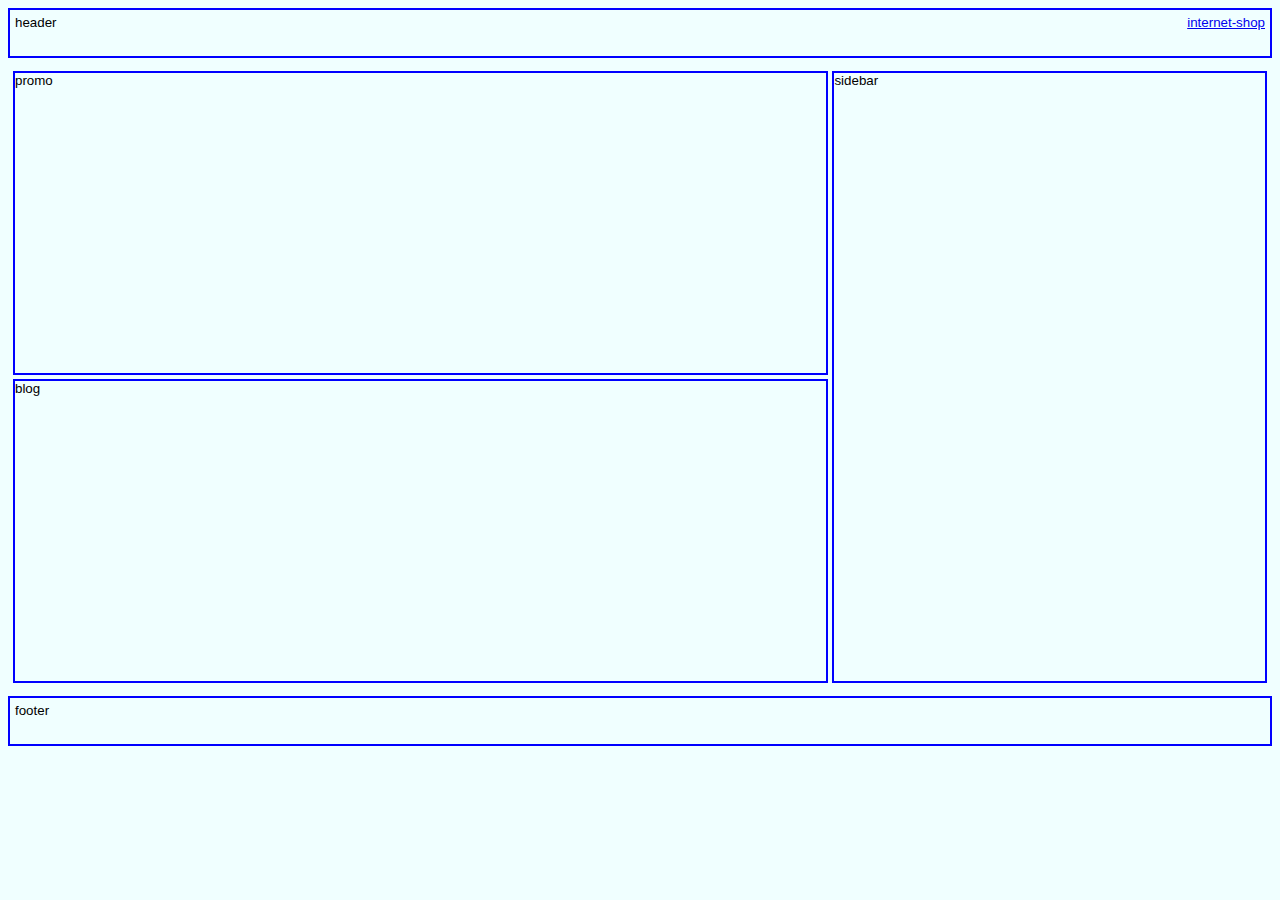
<file: lessons/index.html>
<!DOCTYPE html>
<html lang="en">
<head>
    <meta charset="UTF-8">
    <link rel="stylesheet" href="styles/main.css" type="text/css">
    <meta name="viewport" content="width=device-width, initial-scale=1.0">
    <title>Document</title>
</head>
<body class = "index-grid">
    <header>header <a href="pages/internet-shop.html">internet-shop</a></header>
    <main class = "grid-container">
        <div class="promo">promo</div>
        <div class="blog">blog</div>
        <div class="sidebar">sidebar</div>
    </main>
    <footer>footer</footer>
</body>
</html>
</file>
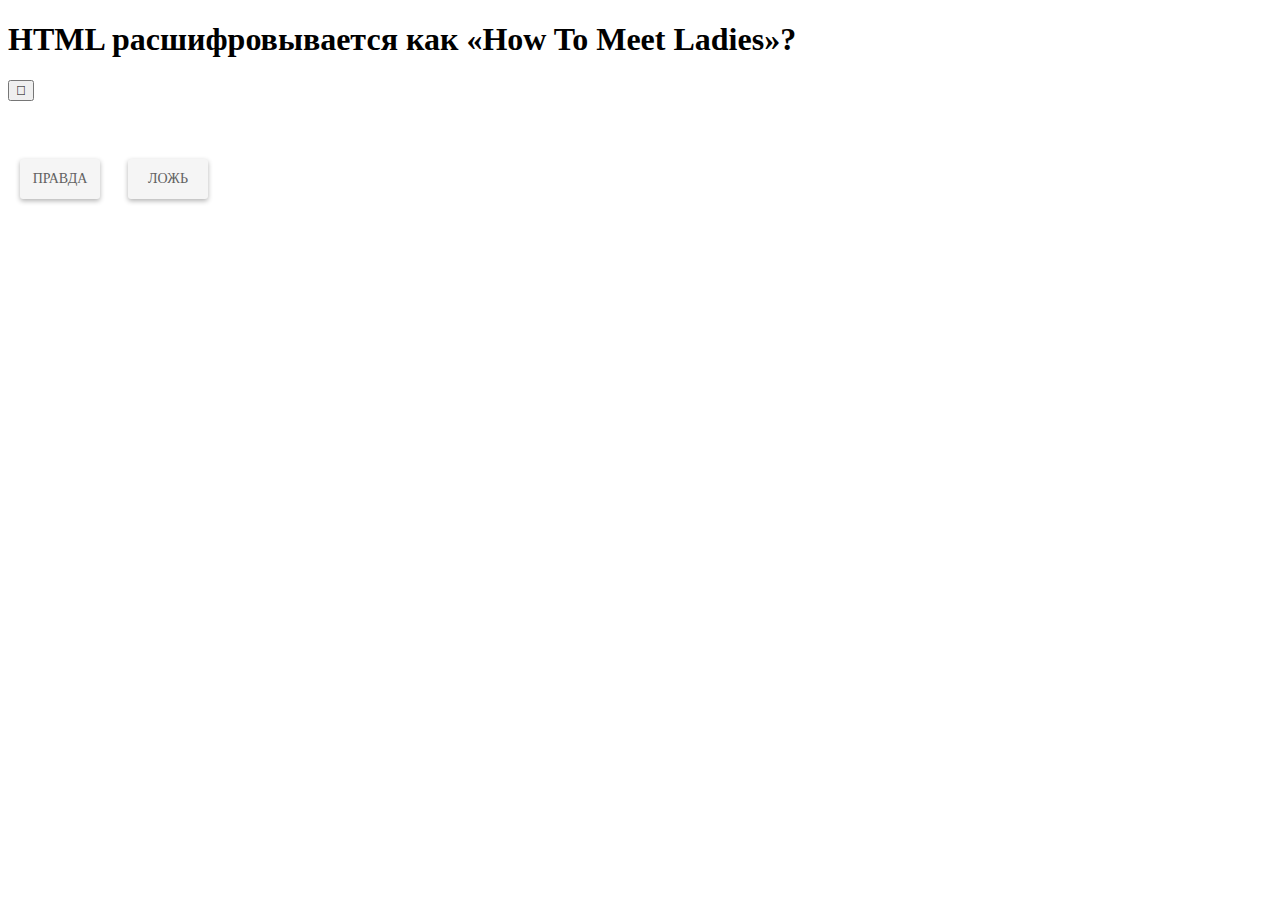
<file: markup/animation/index.html>
<!DOCTYPE html>
<html lang="ru">
  <head>
    <title>"Бумажные" кнопки</title>
    <meta charset="utf-8">
    <link rel="stylesheet" href="styles/index.css">
  </head>
  <body class="blue-theme">
    <section class="card">
      <h1 class="question"><span>HTML расшифровывается как «How To Meet Ladies»?</span></h1>
      <form class="answers" action="localhost" method="post">
        <button class="fab" type="submit">&#58882;</button>
        <div class="yes-no-selector">
          <div class="paper-btn paper-btn-true">
            <input type="radio" name="answer" id="yes-answer">
            <label for="yes-answer">Правда</label>
          </div>
          <div class="paper-btn paper-btn-false">
            <input type="radio" name="answer" id="no-answer">
            <label for="no-answer">Ложь</label>
          </div>
        </div>
      </form>
    </section>
  </body>
</html>
</file>
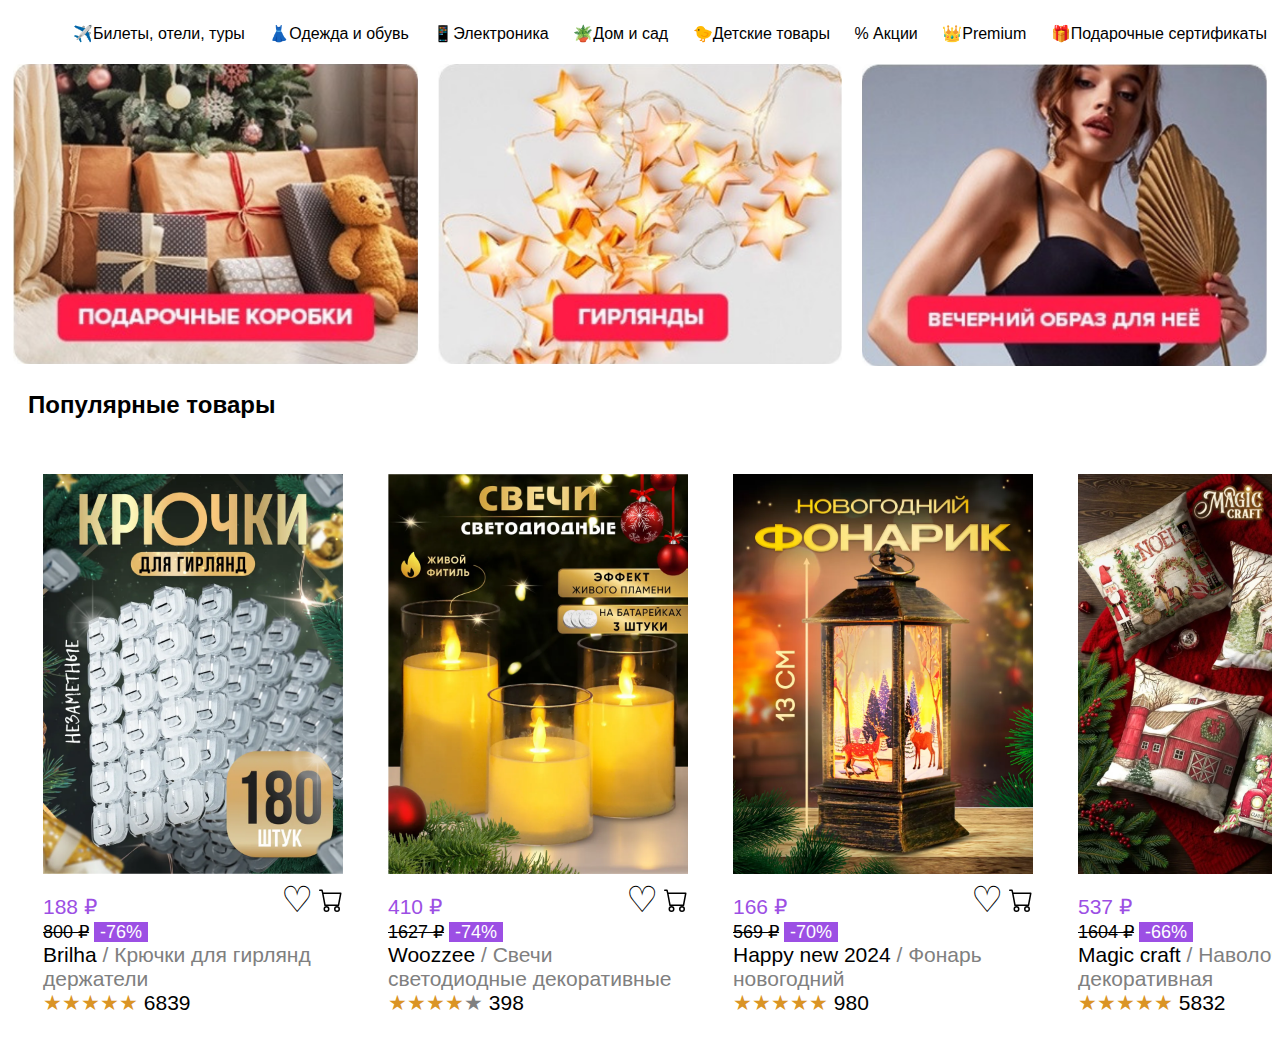
<file: markup/media/index.html>
<!DOCTYPE html>
<html lang="en">
<head>
    <meta charset="UTF-8">
    <meta name="viewport" content="width=device-width, initial-scale=1.0">
    <link rel="stylesheet" href="styles/main.css" type="text/css">
    <title>Document</title>
</head>
<body>
    <header>
        <nav>
            <input type="checkbox" id="ham-check" />
                <label for="ham-check" class="ham-button">
                    <span></span>
                </label>
                <ul class="header-links">
                    <li emoji = '✈️'>Билеты, отели, туры</li>
                    <li emoji = '👗'>Одежда и обувь</li>
                    <li emoji = '📱'>Электроника</li>
                    <li emoji = '🪴'>Дом и сад</li>
                    <li emoji = '🐤'>Детские товары</li>
                    <li emoji = '% '>Акции</li>
                    <li emoji = '👑'>Premium</li>
                    <li emoji = '🎁'>Подарочные сертификаты</li>
                </ul>
        </nav>
    </header>

    <main class="grid-container">
        <div class="grid-baner">
            <img src="images/present-boxes.png" class='baners-img'>
            <img src="images/lights.png" class='baners-img'>
            <img src="images/dresses.png" class='baners-img'>
        </div>
        <h2 class = "theme">Популярные товары</h2>
        <div class="products-container">
            <div class="card">
                <div class="image"><img src="images/1.jpg"></div>
                <div class="price-and-basket">
                    <div class="price"><p>188 &#8381;</p></div>
                    <div class="basket">
                        <span class='heart'>&#x2661;</span>
                        <svg xmlns="http://www.w3.org/2000/svg" width="24" height="24" fill="currentColor" class="bi bi-cart" viewBox="0 0 16 16">
                            <path d="M0 1.5A.5.5 0 0 1 .5 1H2a.5.5 0 0 1 .485.379L2.89 3H14.5a.5.5 0 0 1 .491.592l-1.5 8A.5.5 0 0 1 13 12H4a.5.5 0 0 1-.491-.408L2.01 3.607 1.61 2H.5a.5.5 0 0 1-.5-.5zM3.102 4l1.313 7h8.17l1.313-7H3.102zM5 12a2 2 0 1 0 0 4 2 2 0 0 0 0-4zm7 0a2 2 0 1 0 0 4 2 2 0 0 0 0-4zm-7 1a1 1 0 1 1 0 2 1 1 0 0 1 0-2zm7 0a1 1 0 1 1 0 2 1 1 0 0 1 0-2z"/>
                        </svg>
                    </div>
                </div>
                <div class="discount">
                    <span class="old-price">800 &#8381;</span> <span class="discount-value">-76%</span>
                </div>
                <div class="name">
                    <span class="maker">Brilha</span><span class="item-name"> / Крючки для гирлянд держатели</span>
                </div>
                <div class="rate"><span class="star-yellow">&starf;&starf;&starf;&starf;&starf;</span><span class="star-grey"></span> 6839</div>
            </div>

            <div class="card">
                <div class="image"><img src="images/2.jpg"></div>
                <div class="price-and-basket">
                    <div class="price"><p>410 &#8381;</p></div>
                    <div class="basket">
                        <span class='heart'>&#x2661;</span>
                        <svg xmlns="http://www.w3.org/2000/svg" width="24" height="24" fill="currentColor" class="bi bi-cart" viewBox="0 0 16 16">
                            <path d="M0 1.5A.5.5 0 0 1 .5 1H2a.5.5 0 0 1 .485.379L2.89 3H14.5a.5.5 0 0 1 .491.592l-1.5 8A.5.5 0 0 1 13 12H4a.5.5 0 0 1-.491-.408L2.01 3.607 1.61 2H.5a.5.5 0 0 1-.5-.5zM3.102 4l1.313 7h8.17l1.313-7H3.102zM5 12a2 2 0 1 0 0 4 2 2 0 0 0 0-4zm7 0a2 2 0 1 0 0 4 2 2 0 0 0 0-4zm-7 1a1 1 0 1 1 0 2 1 1 0 0 1 0-2zm7 0a1 1 0 1 1 0 2 1 1 0 0 1 0-2z"/>
                        </svg>
                    </div>
                </div>
                <div class="discount">
                    <span class="old-price">1627 &#8381;</span> <span class="discount-value">-74%</span>
                </div>
                <div class="name">
                    <span class="maker">Woozzee</span><span class="item-name"> / Свечи светодиодные декоративные</span>
                </div>
                <div class="rate"><span class="star-yellow">&starf;&starf;&starf;&starf;</span><span class="star-grey">&starf;</span> 398</div>
            </div>

            <div class="card">
                <div class="image"><img src="images/3.jpg"></div>
                <div class="price-and-basket">
                    <div class="price"><p>166 &#8381;</p></div>
                    <div class="basket">
                        <span class='heart'>&#x2661;</span>
                        <svg xmlns="http://www.w3.org/2000/svg" width="24" height="24" fill="currentColor" class="bi bi-cart" viewBox="0 0 16 16">
                            <path d="M0 1.5A.5.5 0 0 1 .5 1H2a.5.5 0 0 1 .485.379L2.89 3H14.5a.5.5 0 0 1 .491.592l-1.5 8A.5.5 0 0 1 13 12H4a.5.5 0 0 1-.491-.408L2.01 3.607 1.61 2H.5a.5.5 0 0 1-.5-.5zM3.102 4l1.313 7h8.17l1.313-7H3.102zM5 12a2 2 0 1 0 0 4 2 2 0 0 0 0-4zm7 0a2 2 0 1 0 0 4 2 2 0 0 0 0-4zm-7 1a1 1 0 1 1 0 2 1 1 0 0 1 0-2zm7 0a1 1 0 1 1 0 2 1 1 0 0 1 0-2z"/>
                        </svg>
                    </div>
                </div>
                <div class="discount">
                    <span class="old-price">569 &#8381;</span> <span class="discount-value">-70%</span>
                </div>
                <div class="name">
                    <span class="maker">Happy new 2024</span><span class="item-name"> / Фонарь новогодний</span>
                </div>
                <div class="rate"><span class="star-yellow">&starf;&starf;&starf;&starf;&starf;</span><span class="star-grey"></span> 980</div>
            </div>

            <div class="card">
                <div class="image"><img src="images/4.jpg"></div>
                <div class="price-and-basket">
                    <div class="price"><p>537 &#8381;</p></div>
                    <div class="basket">
                        <span class='heart'>&#x2661;</span>
                        <svg xmlns="http://www.w3.org/2000/svg" width="24" height="24" fill="currentColor" class="bi bi-cart" viewBox="0 0 16 16">
                            <path d="M0 1.5A.5.5 0 0 1 .5 1H2a.5.5 0 0 1 .485.379L2.89 3H14.5a.5.5 0 0 1 .491.592l-1.5 8A.5.5 0 0 1 13 12H4a.5.5 0 0 1-.491-.408L2.01 3.607 1.61 2H.5a.5.5 0 0 1-.5-.5zM3.102 4l1.313 7h8.17l1.313-7H3.102zM5 12a2 2 0 1 0 0 4 2 2 0 0 0 0-4zm7 0a2 2 0 1 0 0 4 2 2 0 0 0 0-4zm-7 1a1 1 0 1 1 0 2 1 1 0 0 1 0-2zm7 0a1 1 0 1 1 0 2 1 1 0 0 1 0-2z"/>
                        </svg>
                    </div>
                </div>
                <div class="discount">
                    <span class="old-price">1604 &#8381;</span> <span class="discount-value">-66%</span>
                </div>
                <div class="name">
                    <span class="maker">Magic craft</span><span class="item-name"> / Наволочка декоративная</span>
                </div>
                <div class="rate"><span class="star-yellow">&starf;&starf;&starf;&starf;&starf;</span><span class="star-grey"></span> 5832</div>
            </div>

            <div class="card">
                <div class="image"><img src="images/5.jpg"></div>
                <div class="price-and-basket">
                    <div class="price"><p>148 &#8381;</p></div>
                    <div class="basket">
                        <span class='heart'>&#x2661;</span>
                        <svg xmlns="http://www.w3.org/2000/svg" width="24" height="24" fill="currentColor" class="bi bi-cart" viewBox="0 0 16 16">
                            <path d="M0 1.5A.5.5 0 0 1 .5 1H2a.5.5 0 0 1 .485.379L2.89 3H14.5a.5.5 0 0 1 .491.592l-1.5 8A.5.5 0 0 1 13 12H4a.5.5 0 0 1-.491-.408L2.01 3.607 1.61 2H.5a.5.5 0 0 1-.5-.5zM3.102 4l1.313 7h8.17l1.313-7H3.102zM5 12a2 2 0 1 0 0 4 2 2 0 0 0 0-4zm7 0a2 2 0 1 0 0 4 2 2 0 0 0 0-4zm-7 1a1 1 0 1 1 0 2 1 1 0 0 1 0-2zm7 0a1 1 0 1 1 0 2 1 1 0 0 1 0-2z"/>
                        </svg>
                    </div>
                </div>
                <div class="discount">
                    <span class="old-price">472 &#8381;</span> <span class="discount-value">-67%</span>
                </div>
                <div class="name">
                    <span class="maker">ЗОЛОТАЯ СКАЗКА</span><span class="item-name"> / Наклейки интерьерные новогодние</span>
                </div>
                <div class="rate"><span class="star-yellow">&starf;&starf;&starf;</span><span class="star-grey">&starf;&starf;</span> 192</div>
            </div>
        </div>
    </main>
</body>
</html>
</file>
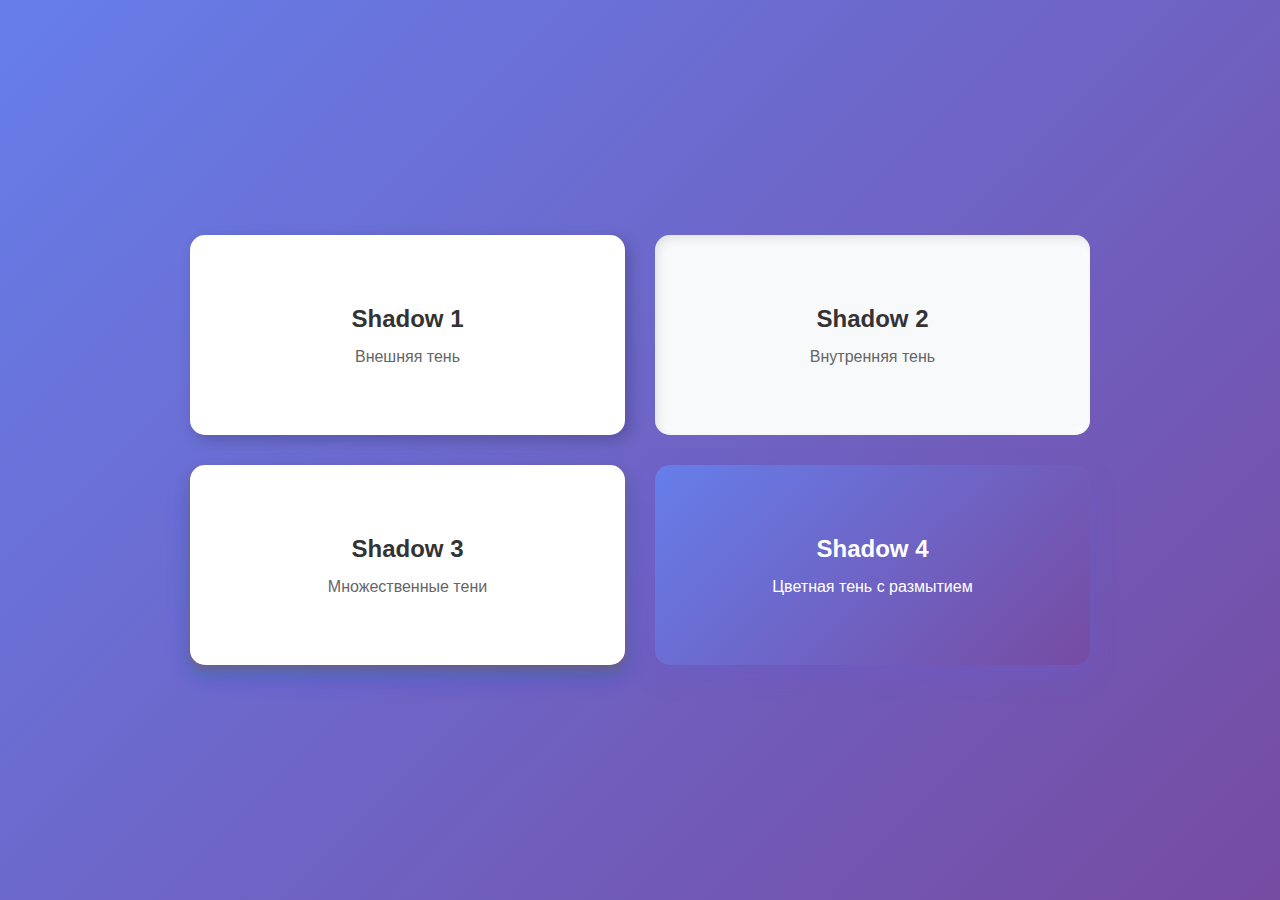
<file: markup/shadows/index.html>
<!DOCTYPE html>
<html lang="ru">
<head>
    <meta charset="UTF-8">
    <meta name="viewport" content="width=device-width, initial-scale=1.0">
    <title>Box Shadow Experiment</title>
    <link rel="stylesheet" href="styles/style.css">
</head>
<body>
    <div class="container">
        <div class="shadow-box shadow-1">
            <h3>Shadow 1</h3>
            <p>Внешняя тень</p>
        </div>
        
        <div class="shadow-box shadow-2">
            <h3>Shadow 2</h3>
            <p>Внутренняя тень</p>
        </div>
        
        <div class="shadow-box shadow-3">
            <h3>Shadow 3</h3>
            <p>Множественные тени</p>
        </div>
        
        <div class="shadow-box shadow-4">
            <h3>Shadow 4</h3>
            <p>Цветная тень с размытием</p>
        </div>
    </div>
</body>
</html>
</file>
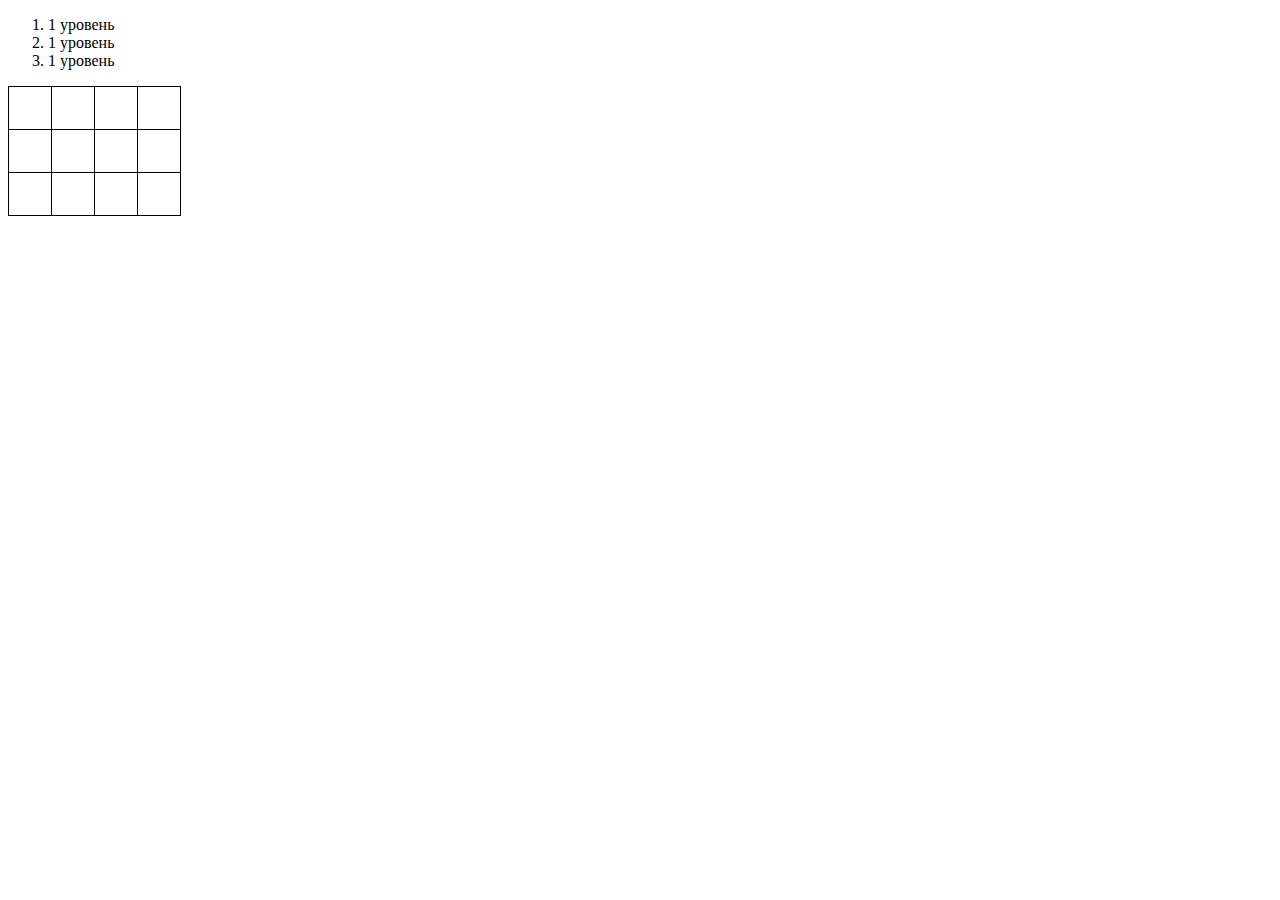
<file: lessons/markup/event/index.html>
<!DOCTYPE html>
<html lang="en">
<head>
    <meta charset="UTF-8">
    <meta name="viewport" content="width=device-width, initial-scale=1.0">
    <title>Document</title>
    <link rel="stylesheet" href="styles/index.css">
    <script src="scripts/main.js"></script>
</head>

<body>
    <div class = "first-task">
        <ol>
            <li onclick="change_visibility()">
                1 уровень
                <ul onclick="change_visibility()">
                    <li>
                    2 уровень
                        <ul>
                            <li>3 уровень</li>
                        </ul>
                    </li>
                </ul>
            </li>
            
            <li onclick="change_visibility()">
                1 уровень
                <ul onclick="change_visibility()">
                    <li>
                    2 уровень
                        <ul>
                            <li>3 уровень</li>
                        </ul>
                    </li>
                </ul>
            </li>

            <li onclick="change_visibility()">
                1 уровень
                <ul onclick="change_visibility()">
                    <li>
                    2 уровень
                        <ul>
                            <li>3 уровень</li>
                        </ul>
                    </li>
                </ul>
            </li>
        </ol>
    </div>

    <div class="second-task">
        <table>
            <tr>
                <td onclick="change_color()"></td>
                <td onclick="change_color()"></td>
                <td onclick="change_color()"></td>
                <td onclick="change_color()"></td>
            </tr>

            <tr>
                <td onclick="change_color()"></td>
                <td onclick="change_color()"></td>
                <td onclick="change_color()"></td>
                <td onclick="change_color()"></td>
            </tr>

            <tr>
                <td onclick="change_color()"></td>
                <td onclick="change_color()"></td>
                <td onclick="change_color()"></td>
                <td onclick="change_color()"></td>
            </tr>
        </table>
    </div>
</body>
</html>
</file>
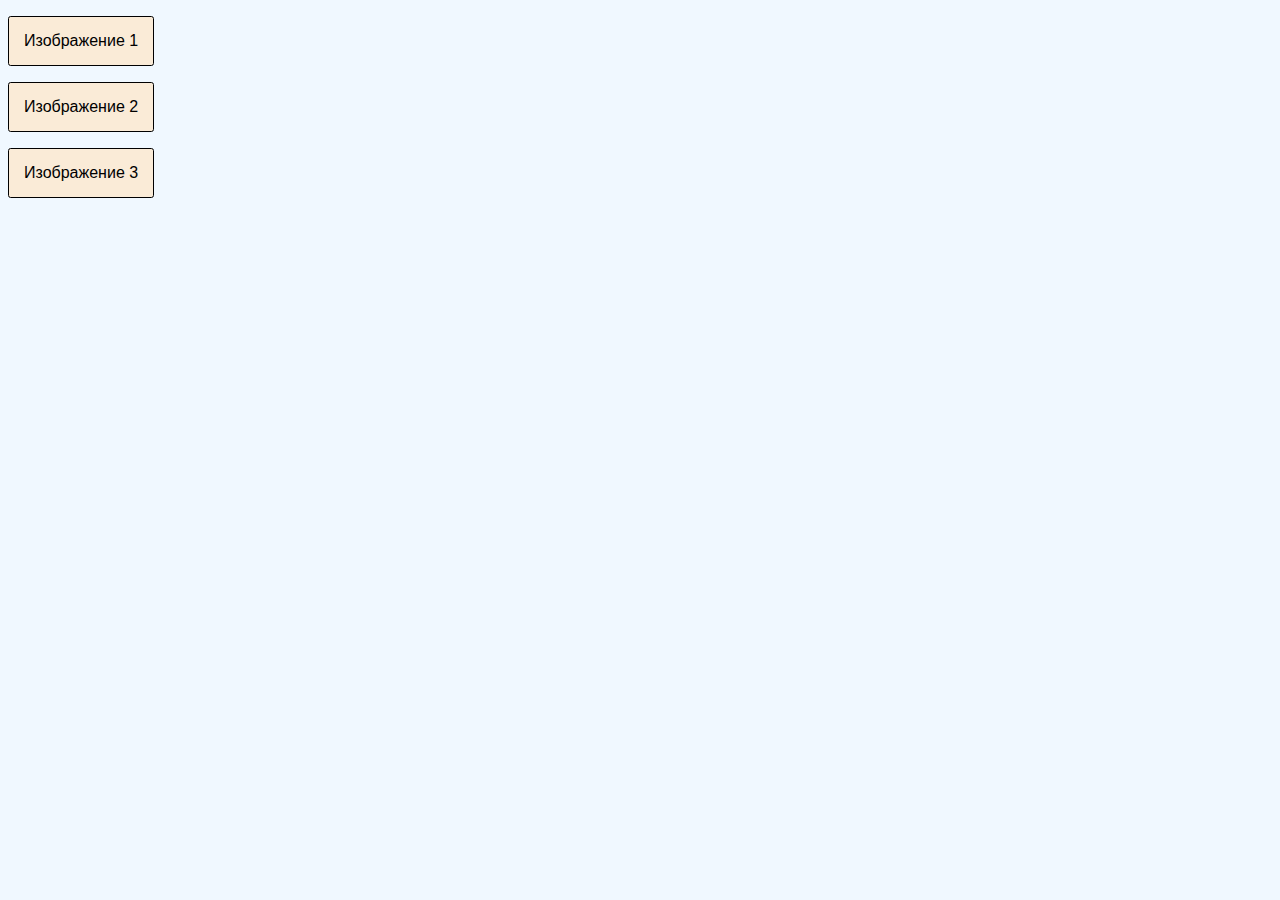
<file: lessons/markup/events/index.html>
<!DOCTYPE html>
<html lang="en">
<head>
    <meta charset="UTF-8">
    <meta name="viewport" content="width=device-width, initial-scale=1.0">
    <link rel="stylesheet" href="styles/index.css">
    <title>Document</title>
</head>
<body>
    <p class="img-lebel">Изображение 1 <img src="imges/1.jpg"></p>
    <p class="img-lebel">Изображение 2 <img src="imges/2.jpg"></p>
    <p class="img-lebel">Изображение 3 <img src="imges/3.jpg"></p>
    <script src="scripts/script.js"></script>
</body>
</html>
</file>
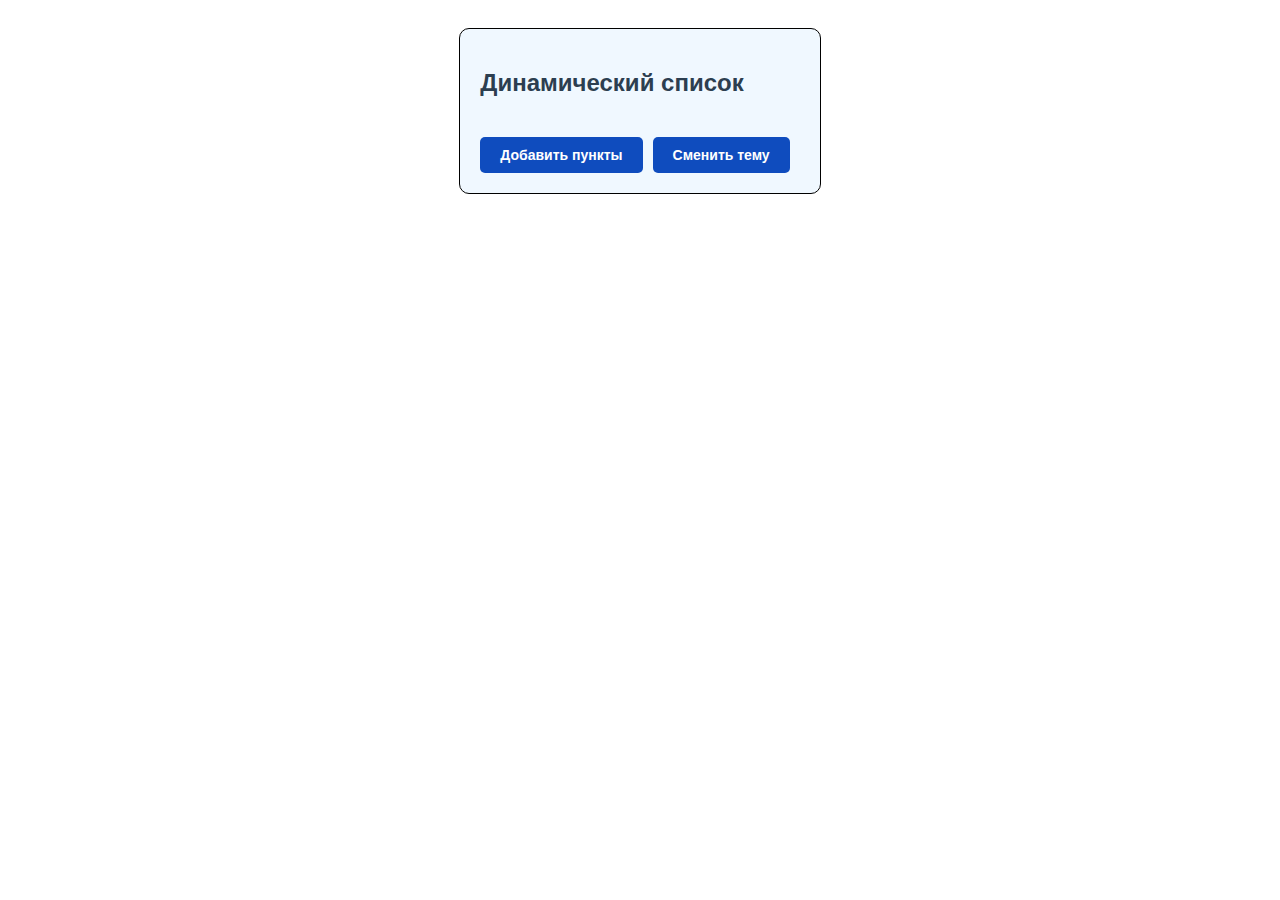
<file: lessons/markup/generate elements of page/index.html>
<!DOCTYPE html>
<html lang="ru">
<head>
    <meta charset="UTF-8">
    <meta name="viewport" content="width=device-width, initial-scale=1.0">
    <link rel="stylesheet" href="styles/index.css">
    <title>Document</title>
</head>
<body>

<script src="scripts/script.js"></script>

</body>
</html>
</file>
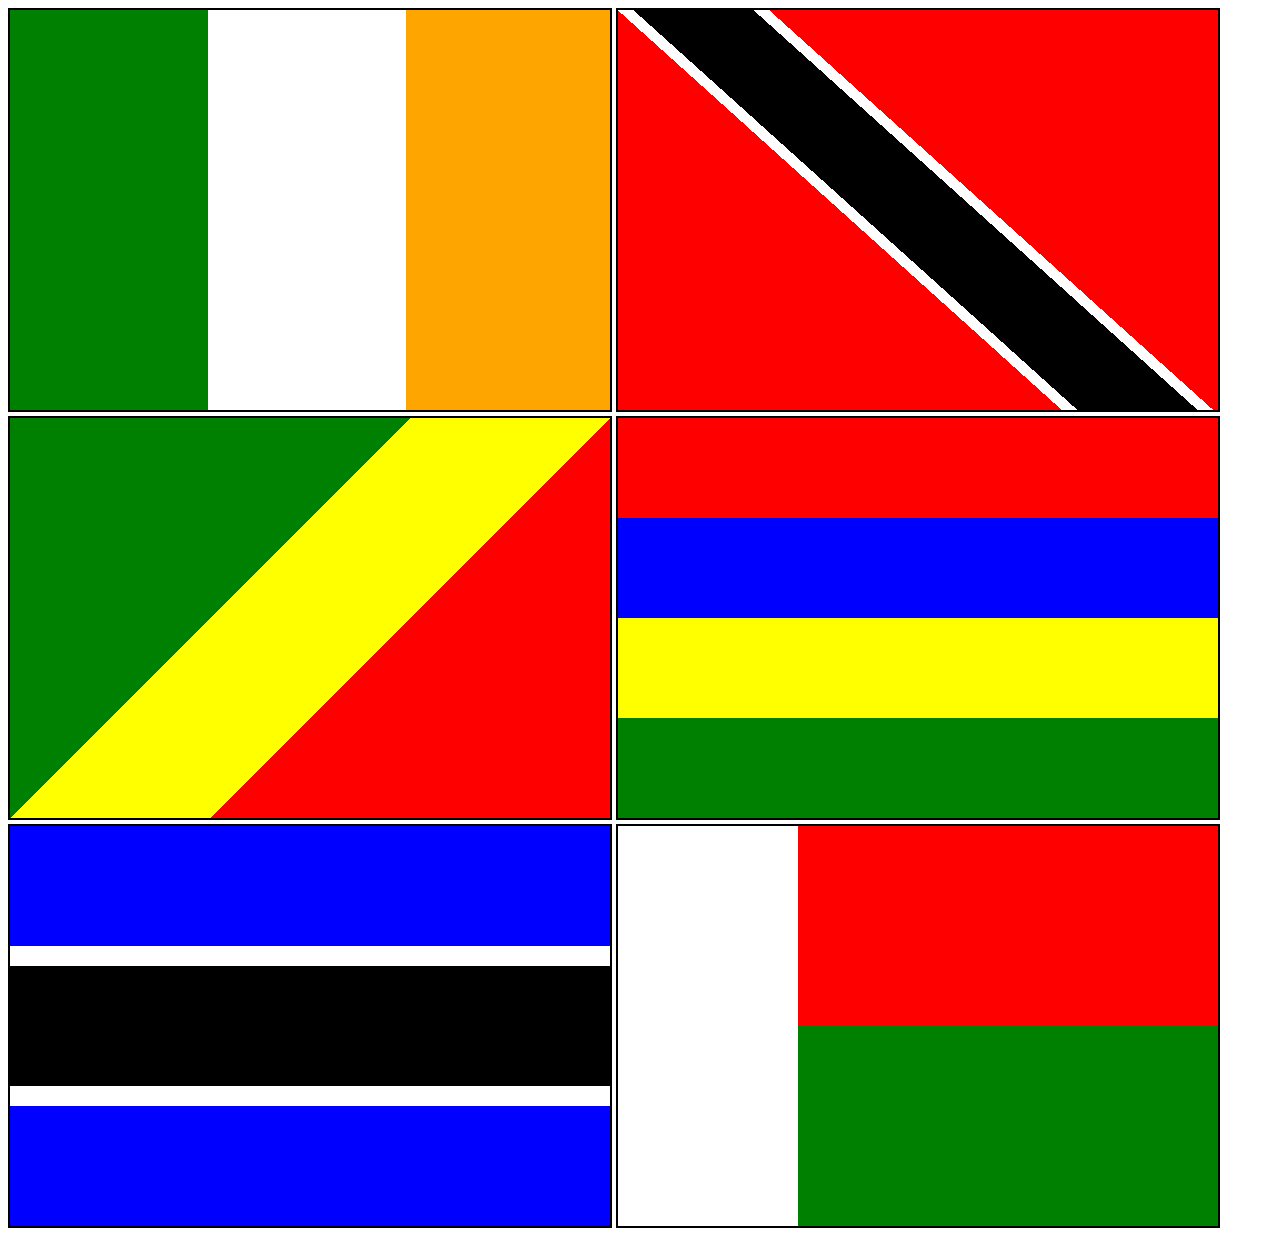
<file: lessons/markup/gradient/index.html>
<!DOCTYPE html>
<html lang="en">
<head>
    <meta charset="UTF-8">
    <meta name="viewport" content="width=device-width, initial-scale=1.0">
    <link rel="stylesheet" href="styles/index.css" type="text/css">
    <title>Document</title>
</head>
<body>
    <div class="flag india"></div>
    <div class="flag no-name"></div>
    <div class="flag no-name2"></div>
    <div class="flag no-name3"></div>
    <div class="flag no-name4"></div>
    <div class="flag no-name5"></div>
</body>
</html>
</file>
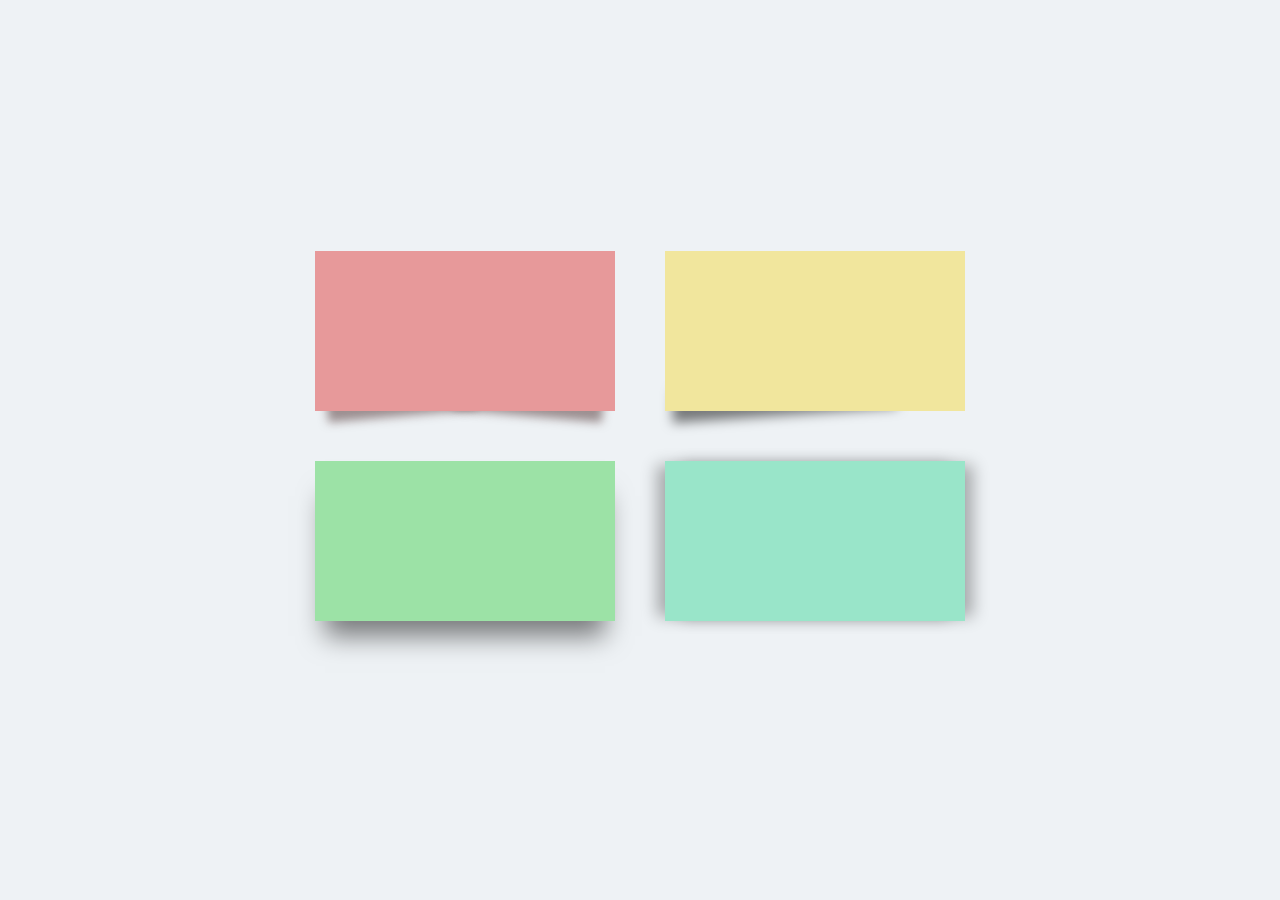
<file: lessons/markup/shadows/index.html>
<!DOCTYPE html>
<html lang="ru">
<head>
    <meta charset="UTF-8">
    <meta name="viewport" content="width=device-width, initial-scale=1.0">
    <title>Advanced Box Shadows</title>
    <style>
        body {
            font-family: sans-serif;
            background-color: #eef2f5;
            display: flex;
            justify-content: center;
            align-items: center;
            min-height: 95vh;
        }

        .container {
            display: grid;
            grid-template-columns: 1fr 1fr;
            gap: 50px;
            padding: 40px;
        }

        .box {
            width: 300px;
            height: 160px;
            background: #fff;
            display: flex;
            justify-content: center;
            color: white;
            position: relative;
            cursor: pointer;
        }
        .shadow-1 {
            background-color: #e7999a; 
        }

        .shadow-1::before, 
        .shadow-1::after {
            content: "";
            position: absolute;
            z-index: -1; /* Прячем ПОД блок */
            bottom: 15px; 
            left: 10px;
            width: 50%;
            height: 20%;
            max-width: 300px;
            box-shadow: 0 20px 10px rgba(80, 52, 52, 0.521);
            transform: rotate(-5deg); /* Поворот влево */
            transition: all 0.3s ease;
        }

        .shadow-1::after {
            left: auto;
            right: 10px;
            transform: rotate(5deg); /* Поворот вправо */
        }

        .shadow-2 {
            background-color: #f1e69d;
        }

        .shadow-2::before {
            content: "";
            position: absolute;
            z-index: -1;
            bottom: 14px;
            left: 8px;
            width: 75%;
            height: 20%;
            box-shadow: 0 18px 12px rgba(0, 0, 0, 0.5);
            transform: rotate(-4deg) skew(-5deg); /* Наклон и скос */
            transition: all 0.3s ease;
        }

        .shadow-3 {
            background-color: #9ce2a6;
            /* Сдвиг Y=25px, Размытие=25px, Сжатие=-10px */
            box-shadow: 0 25px 25px -10px rgba(0, 0, 0, 0.5);
            transition: all 0.3s ease;
        }

        .shadow-4 {
            background-color: #99e5c9;
            /* Тени по бокам */
            box-shadow: 12px 0 15px -4px rgba(0,0,0,0.3), -12px 0 15px -4px rgba(0,0,0,0.3);
            transition: all 0.3s ease;
        }

    </style>
</head>
<body>

    <div class="container">
        <div class="box shadow-1">
        </div>

        <div class="box shadow-2">
        </div>

        <div class="box shadow-3">
        </div>

        <div class="box shadow-4">
        </div>
    </div>

</body>
</html>
</file>
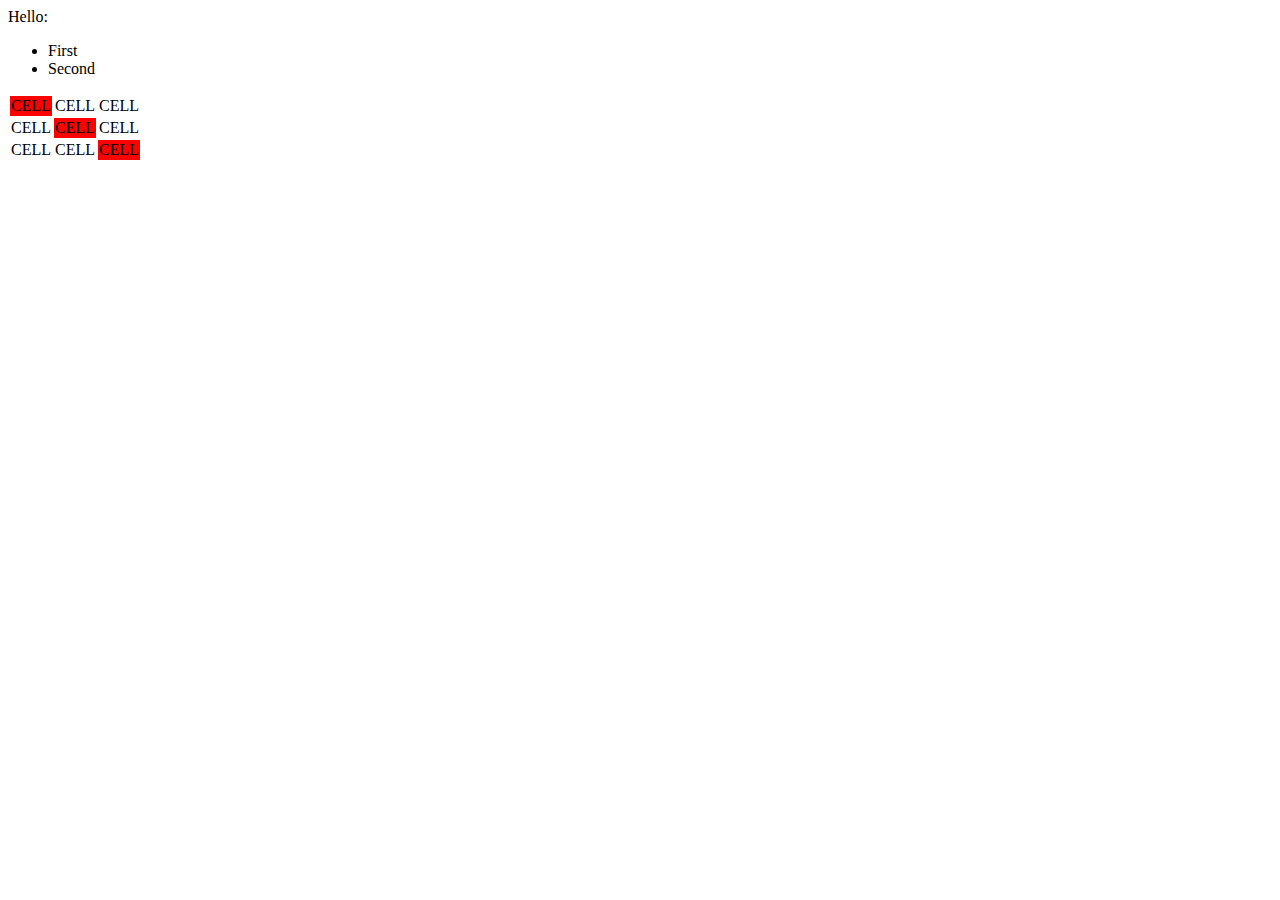
<file: lessons/markup/task1.html>
<!DOCTYPE html>
<!-- saved from url=(0072)https://bki.matecdn.ru/-/010ee52f-25ab-42cd-907c-5851bed6adbf/task1.html -->
<html><head><meta http-equiv="Content-Type" content="text/html; charset=windows-1251">
  
</head>

<body>
	<div>Hello:</div> 
	<ul class="my-list"> 
	  <li id="first">First</li> 
	  <li>Second</li> 
	</ul> 
<script>
	console.log(document.getElementsByTagName('li')[1]);
	let table = document.createElement('table')
	for (let i = 0; i<3; i++){
		let tr = table.insertRow();
		for (let a = 0; a<3;a++){
			let td = tr.insertCell();
			td.textContent = 'CELL';
		}
		table.appendChild(tr);
	}
	table.rows[0].cells[0].style.backgroundColor = 'red';
	table.rows[1].cells[1].style.backgroundColor = 'red';
	table.rows[2].cells[2].style.backgroundColor = 'red';
	document.body.appendChild(table);

</script>


</body></html>
</file>
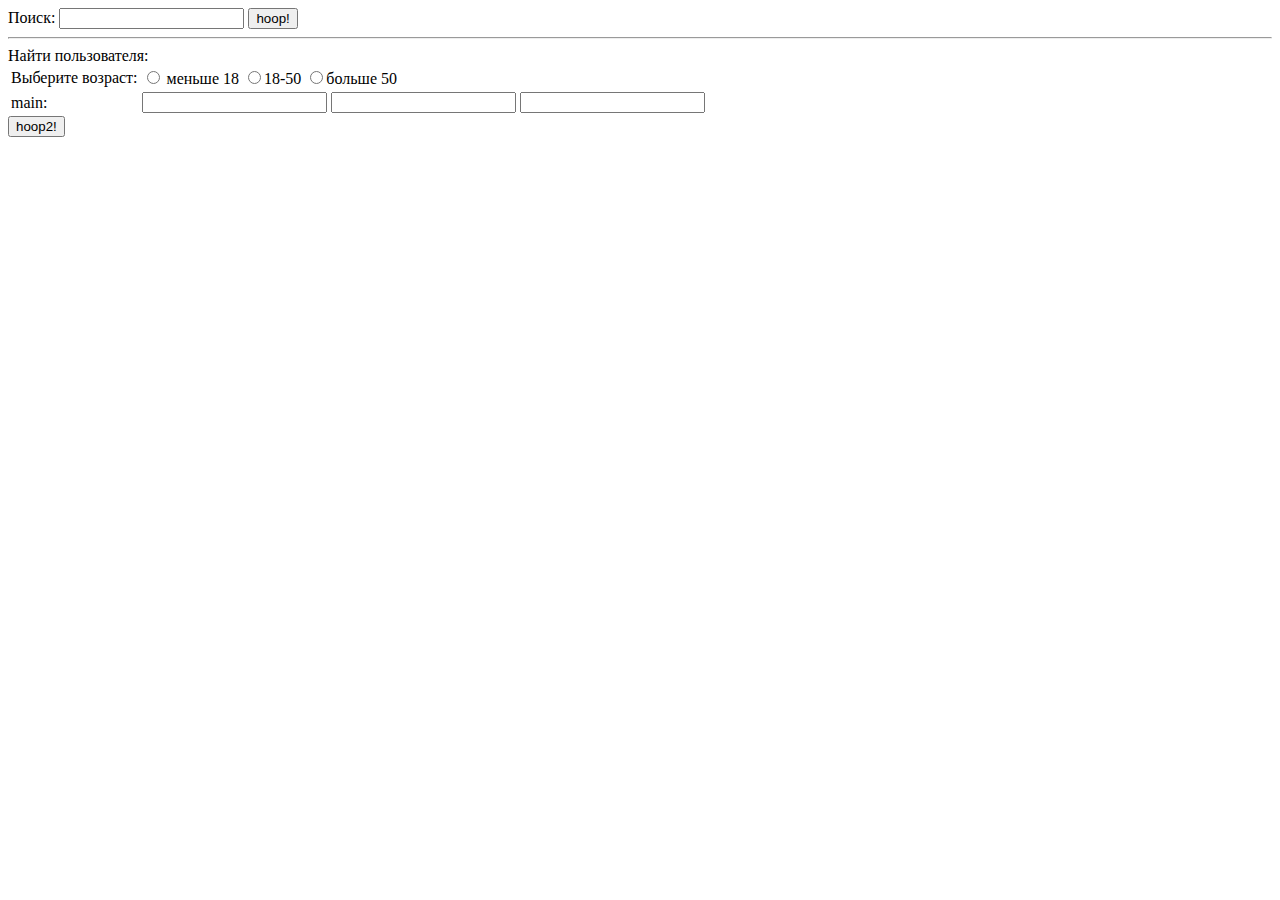
<file: lessons/markup/task2.html>
<!DOCTYPE html>
<!-- saved from url=(0072)https://bki.matecdn.ru/-/d2a278d1-ee7e-4958-a5c7-3a960c2edb69/task2.html -->
<html><head><meta http-equiv="Content-Type" content="text/html; charset=UTF-8">
  
</head>

<body>
  <form name="search">
    <label>Поиск:
      <input type="text" name="search">
    </label>
    <input type="submit" value="hoop!">
  </form>

  <hr>

  <form name="search-person">
    Найти пользователя:
    <table id="age-table">
      <tbody><tr>
        <td>Выберите возраст:</td>
        <td id="age-list">
          <label>
            <input type="radio" name="age" value="young"> меньше 18</label>
          <label>
            <input type="radio" name="age" value="mature">18-50</label>
          <label>
            <input type="radio" name="age" value="senior">больше 50</label>
        </td>
      </tr>

      <tr>
        <td>main:</td>
        <td>
          <input type="text" name="info[0]">
          <input type="text" name="info[1]">
          <input type="text" name="info[2]">
        </td>
      </tr>

    </tbody></table>

    <input type="submit" value="hoop2!">
  </form>
<script>
  console.log(document.getElementsByTagName('table')[0].getElementsByTagName('label'))
  elems = document.getElementsByTagName('td')
  for (let i = 0; i<elems.length;i++){
    if (elems[i].textContent.includes('Возраст')){
      console.log(elems[i]);
      break;
    }
  }
  console.log(document.getElementsByTagName('form')[1])
  console.log(document.getElementsByName('search'))
  console.log(document.getElementsByName('search')[0].getElementsByTagName('input')[0])
  console.log(document.getElementsByName('info[0]')[0])
  console.log(document.getElementsByName('search-person')[0].querySelector('[name="info[0]"]'));
</script>

</body></html>
</file>
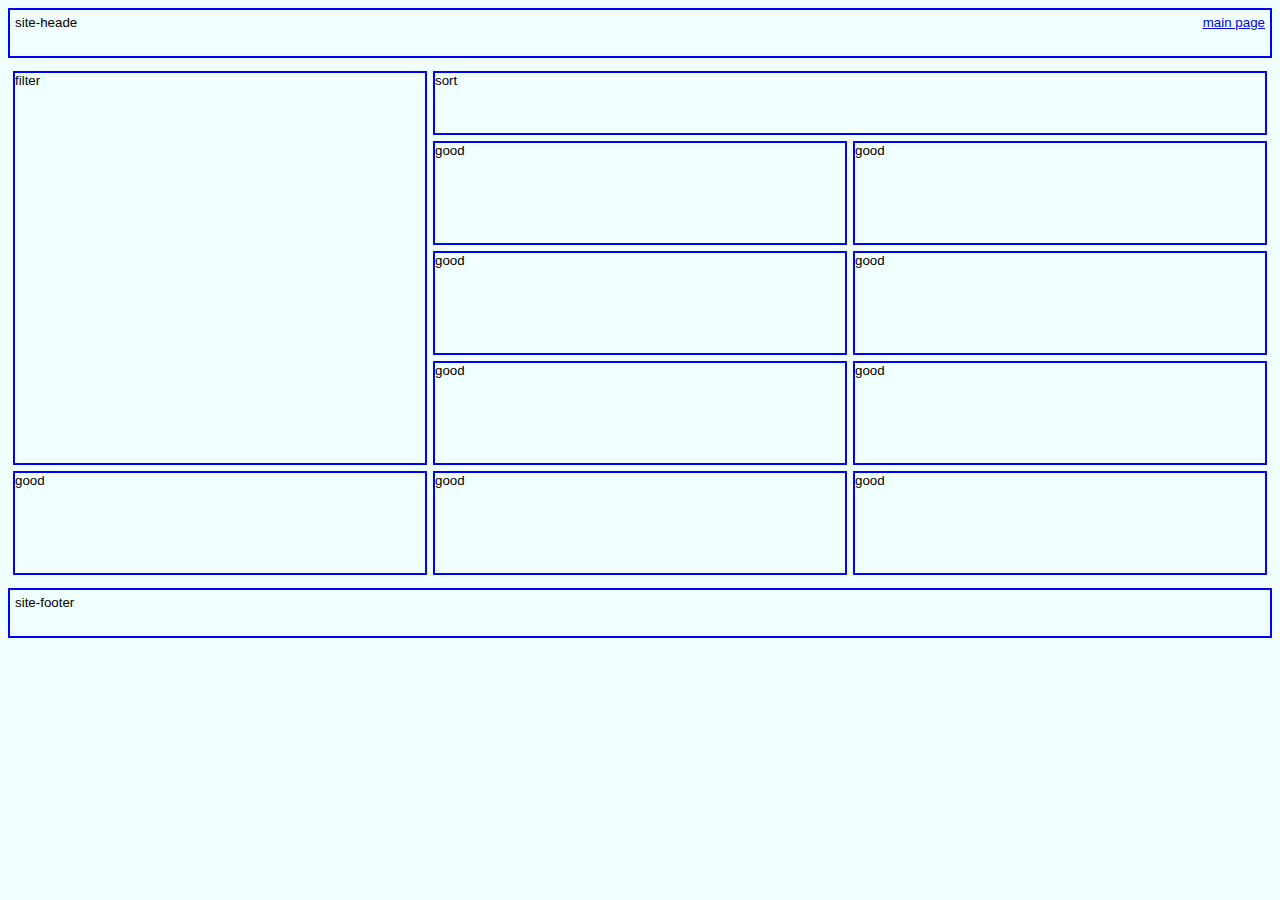
<file: lessons/pages/internet-shop.html>
<!DOCTYPE html>
<html lang="en">
<head>
    <meta charset="UTF-8">
    <link rel="stylesheet" href="../styles/internet-shop.css" type="text/css">
    <meta name="viewport" content="width=device-width, initial-scale=1.0">
    <title>Document</title>
</head>
<body class = "inner-grid">
    <header>site-heade <a href="../index.html">main page</a></header>
    <main class = "catalog-grid">
        <div class="filter">filter</div>
        <div class="sort">sort</div>
        <div class="good">good</div>
        <div class="good">good</div>
        <div class="good">good</div>
        <div class="good">good</div>
        <div class="good">good</div>
        <div class="good">good</div>
        <div class="good">good</div>
        <div class="good">good</div>
        <div class="good">good</div>
    </main>
    <footer>site-footer</footer>
</body>
</html>
</file>
<file: lessons/styles/main.css>
body{
    background-color: azure;
    font-family: 'Lucida Sans', 'Lucida Sans Regular', 'Lucida Grande', 'Lucida Sans Unicode', Geneva, Verdana, sans-serif;
    font-size: 10pt;
}
header, footer{
    border: 2px solid blue;
    padding: 5px;
}
a{
    float: right;
}
.index-grid{
    display: grid;
    grid-template-rows: 50px auto 50px;
    grid-gap: 8px;
}
.grid-container{
    display: grid;
    grid-template-columns: auto auto auto;
    padding: 5px;
    grid-gap: 4px;
    } 
.promo,.blog{
    height: 300px;
    grid-column-start: 1;
    grid-column-end: 3;
    border: 2px solid blue;
}
.sidebar{
    grid-column-start: 3;
    grid-column-end: 4;
    grid-row-start: 1;
    grid-row-end:3;
    border: 2px solid blue;
}
.flex{
    height: 200px;
    border: 2px solid red;
}
.scale{
    border: 2px solid darkgreen;
    grid-column-start: 1;
    grid-column-end: 4;
}
</file>
<file: markup/animation/styles/index.css>
.paper-btn {
  display: inline-block;
  margin: 58px 12px;
}

.paper-btn label {
  display: inline-block;
  width: 80px;
  border-radius: 3px;
  background-color: #f5f5f5;
  box-shadow: 0 2px 5px rgba(0, 0, 0, 0.3);
  color: #616161;
  text-transform: uppercase;
  font-size: 14px;
  line-height: 40px;
  cursor: pointer;
  text-align: center;
  transition: box-shadow 0.3s cubic-bezier(0.4, 0, 0.2, 1);
}

.paper-btn input {
  display: none;
}

.paper-btn-true input:checked ~ label {
  background-color: #4CAF50;
  color: white;
  text-shadow: 0 1px 2px rgba(0, 0, 0, 0.3);
  box-shadow: 0 4px 8px rgba(0, 0, 0, 0.3);
}

.paper-btn-false input:checked ~ label {
  background-color: #f44336;
  color: white;
  text-shadow: 0 1px 2px rgba(0, 0, 0, 0.3);
  box-shadow: 0 4px 8px rgba(0, 0, 0, 0.3);
}
</file>
<file: markup/media/styles/main.css>
body{
        font-family: 'Lucida Sans', 'Lucida Sans Regular', 'Lucida Grande', 'Lucida Sans Unicode', Geneva, Verdana, sans-serif;
    }
    header{
        display: flex;
        justify-content: center;
    }
    #ham-check{
        display: none;
    }
    .header-links{
        display: block;
    }
    .header-links > li{
        display: inline-block;
        margin-left: 20px;
        text-align: center;
        cursor: pointer;
    }
    .header-links > li::before{
        content: attr(emoji);
    }

    .baners-img{
        width: 100%;
        border: 0px solid;
        border-radius: 5pt;
    }
    .grid-baner{
        display: grid;
        grid-template-columns: auto auto auto;
        padding: 5px;
        grid-gap: 20px;
    }

    .theme{
        margin: 20px;
        font-weight: 700;
    }
    .products-container {
        display: flex;
        overflow-x: auto;
        gap: 15px;
        padding: 20px;
        scrollbar-width: thin;
    }
    .grid-container{
        display: grid;
        grid-template-rows: auto auto auto;
    }
    img{
        width: 300px;
    }
    .card {
        width: 300px;
        display: flex;
        flex-direction: column;
        font-size: 21px;
        margin: 15px;
    }

    .price-and-basket {
        justify-content: space-between;
        display: flex;
        align-items: center;
        width: 100%;
    }


    p, span, svg {
        margin: 0;
    }

    .heart {
        font-size: 36px;
    }

    .heart:hover {
        cursor: pointer;
        color: red;
    }

    .price {
        margin-top: 15px;
        color: rgb(156, 79, 228);
    }

    .old-price {
        text-decoration: line-through;
    }

    .discount {
        font-size: 18px;
    }

    .discount-value {
        padding-left: 6px;
        padding-right: 6px;
        color: white;
        background-color: rgb(156, 79, 228);
    }

    .item-name {
        color: grey;
    }

    .star-yellow {
        color: rgb(218, 148, 37);
    }

    .star-grey {
        color: grey;
    }

@media (max-width: 999px) {
    .header-links > li{
        display: block;
        margin-left: 0px;
        cursor: pointer;
    }
    .grid-container{
        margin-top: 50px;
    }
    .header-links {
        position: fixed;
        width: 300px;
        height:100vh;
        padding:10px;
        padding-left: 30px;
        background-color: rgb(120, 190, 206);
        list-style: none;
        top: 50px;
        left:-100%;
        visibility:hidden;
        transition-duration:1s;
    }

    nav {
    position: relative;
    width: 100%;
    max-width: 1200px;
    }

    .header-links li{
        margin-top: 10px;
    }

    #ham-check{
        opacity:0;
    }

    .ham-button{
        display:block;
        position: absolute;
        width:40px;
        height: 40px;
        left: 20px;
        top: 10px;
    }

    .ham-button>span::after,
    .ham-button>span::before,
    .ham-button>span{
        display:block;
        position:absolute;
        width:45px;
        height: 9px;
        background-color:darkcyan;
        transition-duration:1s;
    }

    .ham-button > span::before{
        top:-15px;
        content:"";
        transition-duration:1s;
    }

    .ham-button > span::after{
        top:15px;
        content:"";
        transition-duration:1s;
    }

    #ham-check:checked ~ .header-links{
        left:0;
        visibility:visible;
        position: fixed;
        transition-duration:1s;
    }

    #ham-check:checked ~ .ham-button > span::after{
        top:0px;
        rotate: 90deg;
        transition-duration:1s;
    }
    #ham-check:checked ~ .ham-button > span{
        rotate: -45deg;
        transition-duration:1s;
    }
    #ham-check:checked ~ .ham-button > span::before{
        top:0;
        transition-duration:1s;
    }
}
@media (max-width:700px) {
    .products-container {
        display: flex;
        flex-direction: column;
        align-items: center;
    }
    .grid-baner{
        display: flex;
        overflow-x: auto;
        gap: 15px;
        padding: 20px;
        scrollbar-width: thin;
    }
    img{
        width: 250px;
    }
}
</file>
<file: markup/shadows/styles/style.css>
* {
    margin: 0;
    padding: 0;
    box-sizing: border-box;
}

body {
    font-family: 'Segoe UI', Tahoma, Geneva, Verdana, sans-serif;
    background: linear-gradient(135deg, #667eea 0%, #764ba2 100%);
    min-height: 100vh;
    padding: 40px 20px;
    display: flex;
    justify-content: center;
    align-items: center;
}

.container {
    display: grid;
    grid-template-columns: repeat(2, 1fr);
    gap: 30px;
    max-width: 900px;
    width: 100%;
}

.shadow-box {
    background: white;
    padding: 30px;
    border-radius: 15px;
    text-align: center;
    transition: all 0.3s ease;
    cursor: pointer;
    height: 200px;
    display: flex;
    flex-direction: column;
    justify-content: center;
    align-items: center;
}

.shadow-box h3 {
    margin-bottom: 15px;
    color: #333;
    font-size: 1.5em;
}

.shadow-box p {
    color: #666;
    font-size: 1em;
}

/* Shadow 1 - Классическая внешняя тень */
.shadow-1 {
    box-shadow: 5px 5px 15px rgba(0, 0, 0, 0.2);
}

.shadow-1:hover {
    box-shadow: 15px 15px 30px rgba(0, 0, 0, 0.3),
                0 0 0 3px #4CAF50;
    transform: translateY(-5px);
}

/* Shadow 2 - Внутренняя тень */
.shadow-2 {
    box-shadow: inset 3px 3px 10px rgba(0, 0, 0, 0.1),
                inset -3px -3px 10px rgba(255, 255, 255, 0.8);
    background: #f8f9fa;
}

.shadow-2:hover {
    box-shadow: inset 6px 6px 15px rgba(0, 0, 0, 0.15),
                inset -6px -6px 15px rgba(255, 255, 255, 0.9),
                0 0 20px rgba(255, 105, 180, 0.4);
    background: #fff;
}

/* Shadow 3 - Множественные тени */
.shadow-3 {
    box-shadow: 0 4px 8px rgba(255, 0, 0, 0.2),
                0 8px 16px rgba(0, 255, 0, 0.2),
                0 12px 24px rgba(0, 0, 255, 0.2);
}

.shadow-3:hover {
    box-shadow: 0 8px 16px rgba(255, 0, 0, 0.3),
                0 16px 32px rgba(0, 255, 0, 0.3),
                0 24px 48px rgba(0, 0, 255, 0.3),
                0 0 0 4px #FFD700;
    transform: scale(1.05);
}

/* Shadow 4 - Цветная тень с большим размытием */
.shadow-4 {
    box-shadow: 0 10px 25px rgba(106, 90, 205, 0.4);
    background: linear-gradient(135deg, #667eea, #764ba2);
    color: white;
}

.shadow-4 h3,
.shadow-4 p {
    color: white;
}

.shadow-4:hover {
    box-shadow: 0 20px 50px rgba(106, 90, 205, 0.7),
                0 0 30px rgba(255, 255, 255, 0.5);
    transform: translateY(-10px) rotate(2deg);
}
</file>
<file: lessons/markup/event/styles/index.css>
ul{
    display: none;
}

.visible{
    display: block;
}
table{
    border-collapse: collapse;
}
td{
    border: 1px solid black;
    height: 40px;
    width: 40px;
}
</file>
<file: lessons/markup/events/styles/index.css>
body{
    background-color: aliceblue;
    font-family: 'Lucida Sans', 'Lucida Sans Regular', 'Lucida Grande', 'Lucida Sans Unicode', Geneva, Verdana, sans-serif;
}

p{
    padding: 15px;
    border: 1px solid black;
    border-radius: 2pt;
    background-color: antiquewhite;
    max-width: fit-content;
    cursor: pointer;
}
img{
    display: none;
}

.visible{
    display: block;
}
</file>
<file: lessons/markup/generate elements of page/styles/index.css>
body{
    font-family: 'Segoe UI', Tahoma, Geneva, Verdana, sans-serif;
    padding: 20px;
    display: flex;
    justify-content: center;
}
#container {
    max-width: 600px;
    padding: 20px;
    border-radius: 10px;
    transition: all 0.3s;
}
.theme-light {
    background-color: aliceblue;
    color: #333;
    border: 1px solid black;
}

.theme-light h2 { color: #2c3e50; }
.theme-dark {
    background-color: #2c3e50;
    color: #ecf0f1;
    border: 1px solid #34495e;
}
.theme-dark h2 { color: #e74c3c; }
.theme-dark .list-item {
    background-color: #34495e;
}
ul {
    padding-left: 20px;
    margin-top: 20px;
}
.list-item {
    padding: 10px;
    margin-bottom: 5px;
}
.btn {
    margin-top: 20px;
    margin-right: 10px;
    padding: 10px 20px;
    cursor: pointer;
    border: none;
    border-radius: 5px;
    font-size: 14px;
    font-weight: bold;
    background-color: #0f4cbe; 
    color: white;
}
</file>
<file: lessons/markup/gradient/styles/index.css>
.flag{
    width: 600px;   
    height: 400px;         
    border: 2px solid black;           
    display: inline-block;            
}
.india{
    background: linear-gradient(90deg, green 33%, white 33%, white 66%, orange 66%);
}

.no-name{
    background: linear-gradient(42deg, red 42.5%, white 42.5%, white 44%, black 44%, black 55.5%, white 55.5%, white 57%, red 57%);
}

.no-name2{
    background: linear-gradient(135deg, green 40%, yellow 40%, yellow 60%, red 60%);
}

.no-name3{
    background: linear-gradient(red 25%, blue 25%, blue 50%, yellow 50%, yellow 75%, green 75%);
}

.no-name4{
    background: linear-gradient(blue 30%, white 30%, white 35%, black 35%, black 65%, white 65%, white 70%, blue 70%);
}

.no-name5{
    background: linear-gradient(red 50%, green 50%);
    background-position: 180px 0;
    background-repeat: no-repeat;
}
</file>
<file: lessons/styles/internet-shop.css>
body{
    background-color: azure;
    font-family: 'Lucida Sans', 'Lucida Sans Regular', 'Lucida Grande', 'Lucida Sans Unicode', Geneva, Verdana, sans-serif;
    font-size: 10pt;
}
header, footer{
    border: 2px solid blue;
    padding: 5px;
}
a{
    float: right;
}
.inner-grid{
    display: grid;
    grid-template-rows: 50px auto 50px;
    grid-gap: 8px;
}
.catalog-grid{
    display: grid;
    grid-template-columns: auto auto auto;
    padding: 5px;
    grid-gap: 6px;
} 
.good{
    border: 2px solid blue;
    height: 100px;
}
.sort{
    border: 2px solid blue;
    height: 60px;
    grid-column-start: 2;
    grid-column-end: 4;
    grid-row-start: 1;
    grid-row-end:2;
}
.filter{
    border: 2px solid blue;
    grid-column-start: 1;
    grid-column-end: 2;
    grid-row-start: 1;
    grid-row-end:5;
}
</file>
